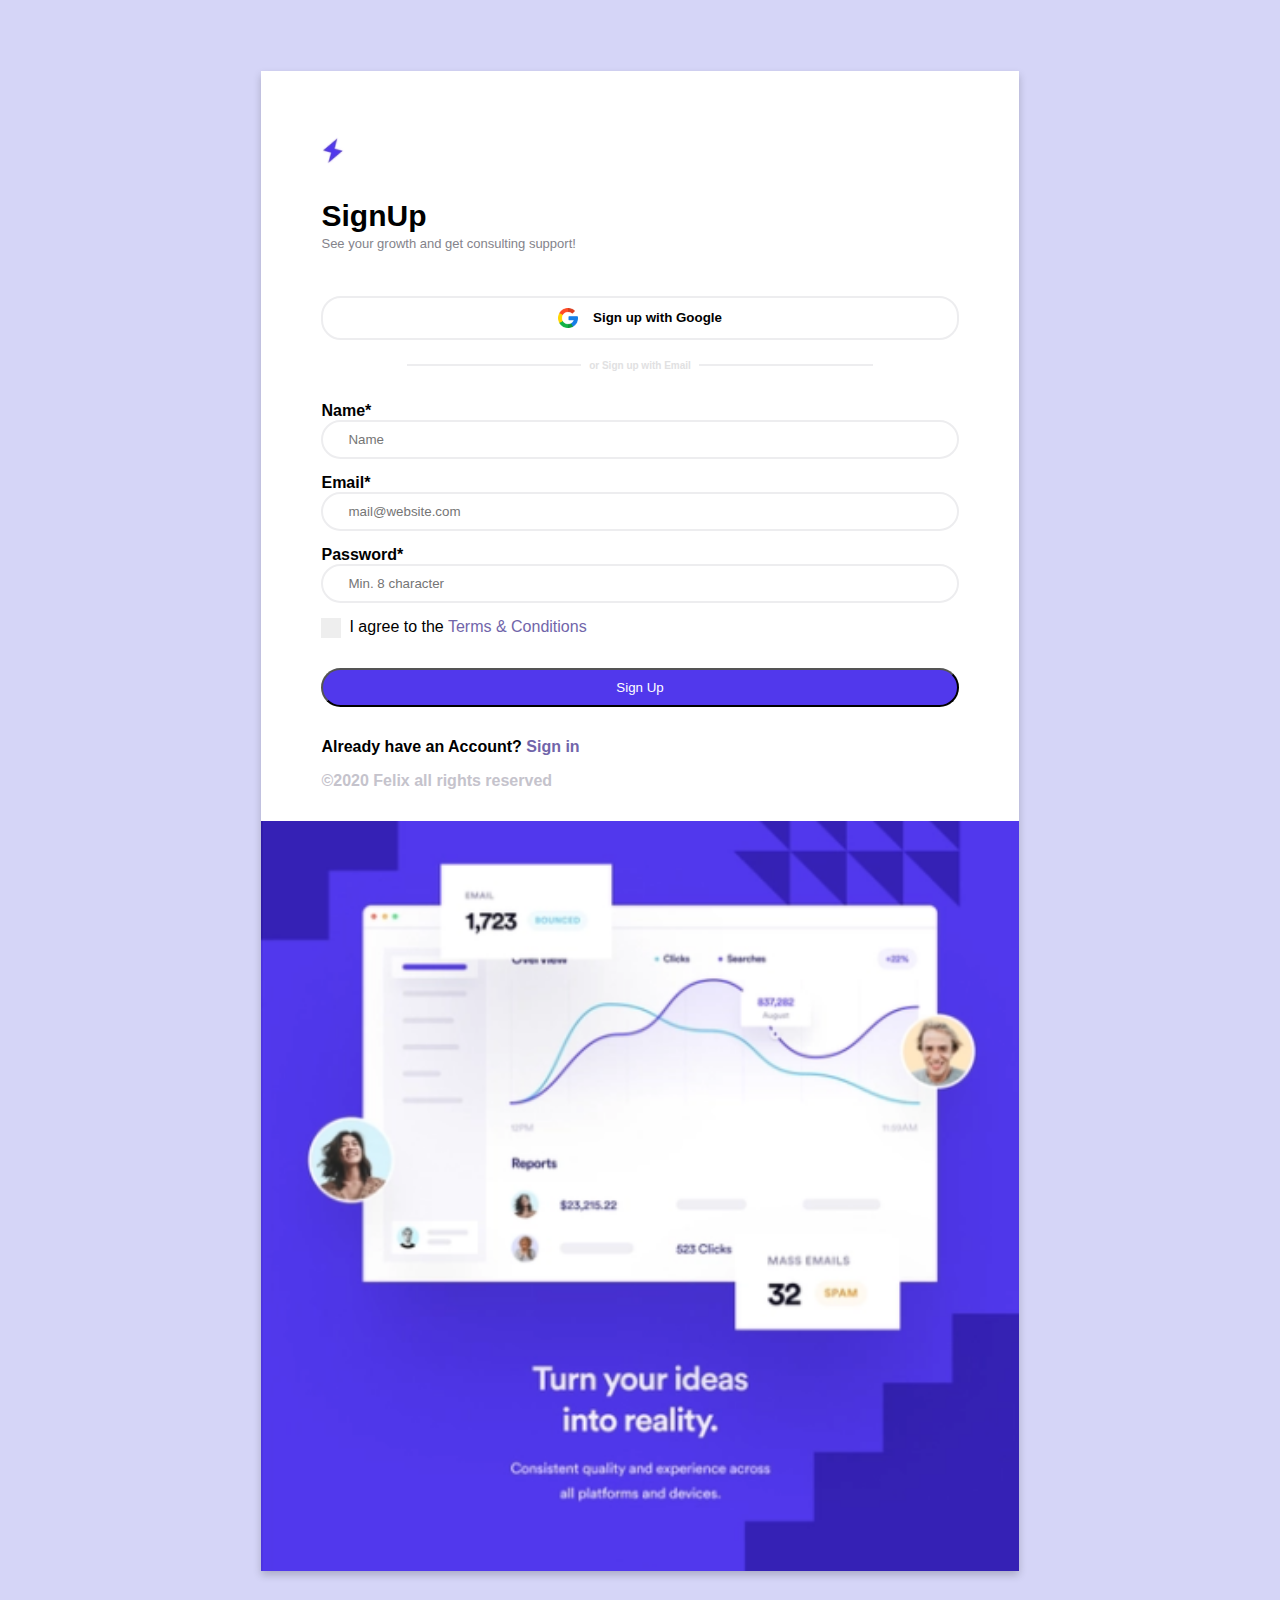
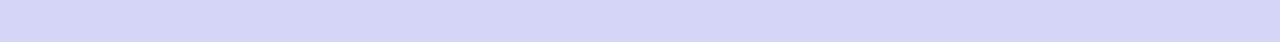
<file: index.html>
<!DOCTYPE html>
<html lang="en">
<head>
    <meta charset="UTF-8">
    <meta http-equiv="X-UA-Compatible" content="IE=edge">
    <meta name="viewport" content="width=device-width, initial-scale=1.0">
    <title>Sign Up</title>
    <link rel="preconnect" href="https://fonts.googleapis.com">
<link rel="preconnect" href="https://fonts.gstatic.com" crossorigin>
<link href="https://fonts.googleapis.com/css2?family=Roboto:wght@100&family=Ubuntu:wght@300&display=swap" rel="stylesheet">
    <link rel="stylesheet" href="signup-style.css">
</head>
<body>
    <div class="container">
        <div class="card">
            <!-- SignUp Box -->
            <div class="information">
                <!-- logo and title -->
                <div>
                    <!-- logo -->
                    <div class="logo">
                        <img src="logo.png" alt="">
                    </div>

                    <!-- title -->
                    <div>
                        <p class="title">SignUp</p>
                        <p class="sub-title">See your growth and get consulting support!</p>
                    </div>
                </div>

                <!-- signup with google & or option -->
                <div>
                    <!-- signup with google button -->
                    <button class="google-login-button"><img class="google-logo" src="google.png" alt="Google"> Sign up with Google</button>

                    <!-- or with email -->
                    <div class="break-line"><span class="horizontal-line"></span><span class="break-line-text">or Sign up with Email</span><span class="horizontal-line"></span></div>
                </div>

                <!-- all labels, input box & checkbox -->
                <div class="all-input">
                    <!-- Name -->
                    <div class="name-input">
                        <label class="label-font" for="name">Name*</label>
                        <input class="input-box" id="name" name="name" placeholder="Name" required minlength="2" maxlength="20" required />
                    </div>
                    
                    <!-- Email -->
                    <div class="email-input">
                        <label class="label-font" for="email">Email*</label>
                        <input class="input-box" id="email" name="email" type="email" placeholder="mail@website.com" required />
                    </div>
                    
                    <!-- Password -->
                    <div class="password-input">
                        <label class="label-font" for="password">Password*</label> 
                        <input class="input-box" id="password" name="password" type="password" placeholder="Min. 8 character" required />
                    </div>
                    
                    <!-- Check box -->
                    <div>
                        <label class="digital-signature">I agree to the <a href="terms-conditions.html" target="_blank">Terms & Conditions</a>
                            <input type="checkbox" required>
                            <span class="checkmark"></span>
                        </label>
                    </div>
                </div>
                

                <!-- Sign Up Button -->
                <button class="signup-button">Sign Up</button>

                <div class="link-copyright">
                    <!-- hyperlink for Login page -->
                    <p class="link">Already have an Account? <a href="login.html">Sign in</a></p>

                    <!-- copyright -->
                    <p style="color: #c5c3cc;">©2020 Felix all rights reserved</p>
                </div>
            </div>
            <!-- Image Slider Box -->
            <div id="slide-box" class="first-slide">
            </div>
        </div>
    </div>
    <script src="script.js"></script>
</body>
</html>
</file>
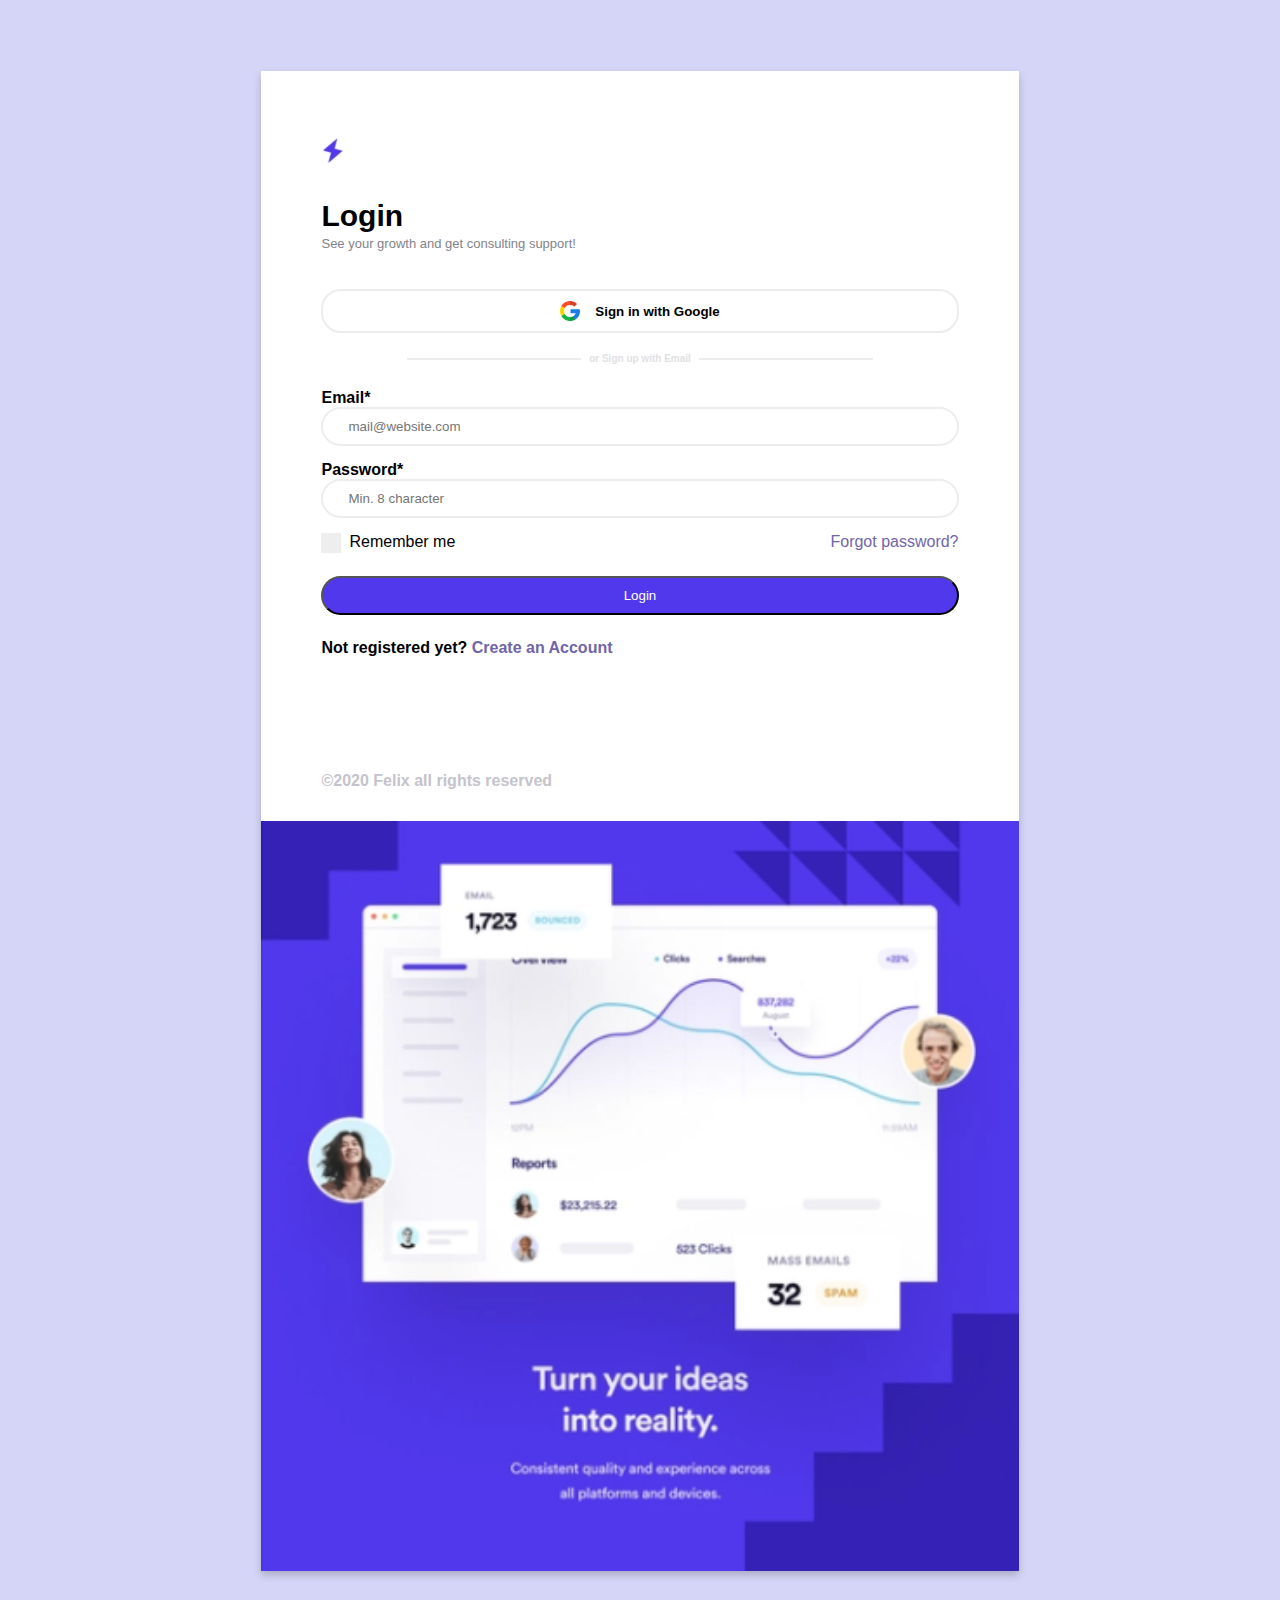
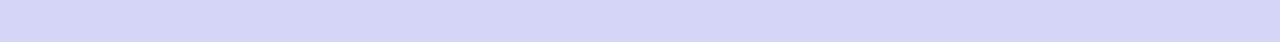
<file: login.html>
<!DOCTYPE html>
<html lang="en">
<head>
    <meta charset="UTF-8">
    <meta http-equiv="X-UA-Compatible" content="IE=edge">
    <meta name="viewport" content="width=device-width, initial-scale=1.0">
    <title>Log In</title>
    <link rel="preconnect" href="https://fonts.googleapis.com">
<link rel="preconnect" href="https://fonts.gstatic.com" crossorigin>
<link href="https://fonts.googleapis.com/css2?family=Roboto:wght@100&family=Ubuntu:wght@300&display=swap" rel="stylesheet">
    <link rel="stylesheet" href="login-style.css">
</head>
<body>
    <div class="container">
        <div class="card">
            <!-- LogIn Box -->
            <div class="information">

                <!-- logo and title -->
                <div>
                    <!-- logo -->
                    <div class="logo">
                        <img src="logo.png" alt="">
                    </div>

                    <!-- title -->
                    <div>
                        <p class="title">Login</p>
                        <p class="sub-title">See your growth and get consulting support!</p>
                    </div>
                </div>

                <!-- signin with google & or option -->
                <div>
                    <!-- signup with google button -->
                    <button class="google-login-button"><img class="google-logo" src="google.png" alt="Google"> Sign in with Google</button>

                    <!-- or with email -->
                    <div class="break-line"><span class="horizontal-line"></span><span class="break-line-text">or Sign up with Email</span><span class="horizontal-line"></span></div>
                </div>

                <!-- all labels, input box & checkbox -->
                <div class="all-input">
                    <!-- Email -->
                    <div class="email-input">
                        <label class="label-font" for="email">Email*</label>
                        <input class="input-box" id="email" name="email" type="email" placeholder="mail@website.com" required />
                    </div>
                    
                    <!-- Password -->
                    <div class="password-input">
                        <label class="label-font" for="password">Password*</label> 
                        <input class="input-box" id="password" name="password" type="password" placeholder="Min. 8 character" required />
                    </div>
                    
                    <!-- Check box -->
                    <div class="checkbox-forgot">
                        <label class="digital-signature">Remember me
                            <input type="checkbox">
                            <span class="checkmark"></span>
                        </label>
                        <a href="">Forgot password?</a>
                    </div>
                </div>
                

                <!-- Log In Button -->
                <button class="login-button">Login</button>

                <div class="link">
                    <!-- hyperlink for Login page -->
                    <p class="link">Not registered yet? <a href="index.html">Create an Account</a></p>
                </div>
                <div class="copyright">
                    <!-- copyright -->
                    <p style="color: #c5c3cc;">©2020 Felix all rights reserved</p>
                </div>

            </div>
            <!-- Image Slider Box -->
            <div id="slide-box" class="first-slide">
            </div>
        </div>
    </div>
    <script src="script.js"></script>
</body>
</html>
</file>
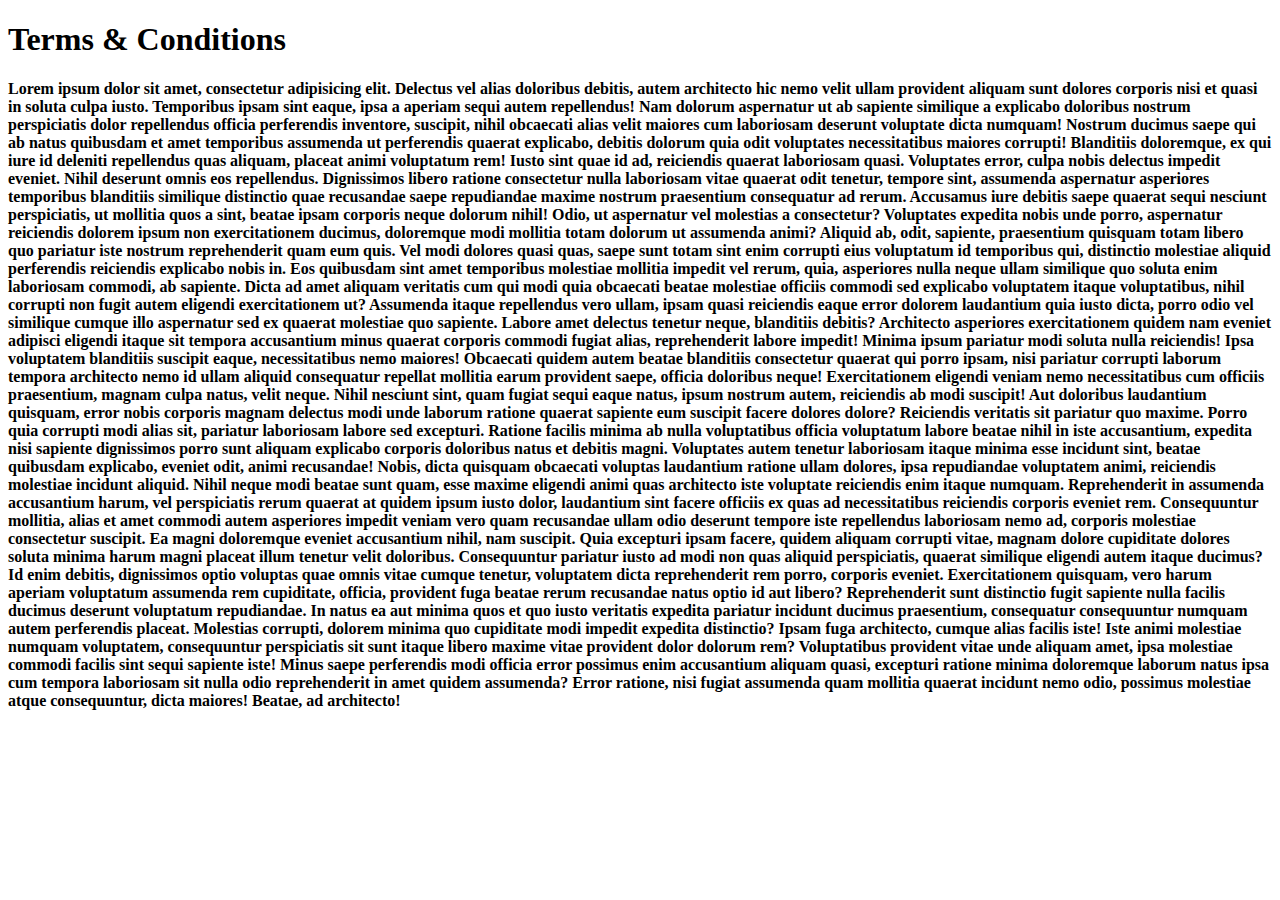
<file: terms-conditions.html>
<!DOCTYPE html>
<html lang="en">
<head>
    <meta charset="UTF-8">
    <meta http-equiv="X-UA-Compatible" content="IE=edge">
    <meta name="viewport" content="width=device-width, initial-scale=1.0">
    <title>Terms & Conditions</title>
</head>
<body>
    <h1>Terms & Conditions</h1>
    <h4>Lorem ipsum dolor sit amet, consectetur adipisicing elit. Delectus vel alias doloribus debitis, autem architecto hic nemo velit ullam provident aliquam sunt dolores corporis nisi et quasi in soluta culpa iusto. Temporibus ipsam sint eaque, ipsa a aperiam sequi autem repellendus! Nam dolorum aspernatur ut ab sapiente similique a explicabo doloribus nostrum perspiciatis dolor repellendus officia perferendis inventore, suscipit, nihil obcaecati alias velit maiores cum laboriosam deserunt voluptate dicta numquam! Nostrum ducimus saepe qui ab natus quibusdam et amet temporibus assumenda ut perferendis quaerat explicabo, debitis dolorum quia odit voluptates necessitatibus maiores corrupti! Blanditiis doloremque, ex qui iure id deleniti repellendus quas aliquam, placeat animi voluptatum rem! Iusto sint quae id ad, reiciendis quaerat laboriosam quasi. Voluptates error, culpa nobis delectus impedit eveniet. Nihil deserunt omnis eos repellendus. Dignissimos libero ratione consectetur nulla laboriosam vitae quaerat odit tenetur, tempore sint, assumenda aspernatur asperiores temporibus blanditiis similique distinctio quae recusandae saepe repudiandae maxime nostrum praesentium consequatur ad rerum. Accusamus iure debitis saepe quaerat sequi nesciunt perspiciatis, ut mollitia quos a sint, beatae ipsam corporis neque dolorum nihil! Odio, ut aspernatur vel molestias a consectetur? Voluptates expedita nobis unde porro, aspernatur reiciendis dolorem ipsum non exercitationem ducimus, doloremque modi mollitia totam dolorum ut assumenda animi? Aliquid ab, odit, sapiente, praesentium quisquam totam libero quo pariatur iste nostrum reprehenderit quam eum quis. Vel modi dolores quasi quas, saepe sunt totam sint enim corrupti eius voluptatum id temporibus qui, distinctio molestiae aliquid perferendis reiciendis explicabo nobis in. Eos quibusdam sint amet temporibus molestiae mollitia impedit vel rerum, quia, asperiores nulla neque ullam similique quo soluta enim laboriosam commodi, ab sapiente. Dicta ad amet aliquam veritatis cum qui modi quia obcaecati beatae molestiae officiis commodi sed explicabo voluptatem itaque voluptatibus, nihil corrupti non fugit autem eligendi exercitationem ut? Assumenda itaque repellendus vero ullam, ipsam quasi reiciendis eaque error dolorem laudantium quia iusto dicta, porro odio vel similique cumque illo aspernatur sed ex quaerat molestiae quo sapiente. Labore amet delectus tenetur neque, blanditiis debitis? Architecto asperiores exercitationem quidem nam eveniet adipisci eligendi itaque sit tempora accusantium minus quaerat corporis commodi fugiat alias, reprehenderit labore impedit! Minima ipsum pariatur modi soluta nulla reiciendis! Ipsa voluptatem blanditiis suscipit eaque, necessitatibus nemo maiores! Obcaecati quidem autem beatae blanditiis consectetur quaerat qui porro ipsam, nisi pariatur corrupti laborum tempora architecto nemo id ullam aliquid consequatur repellat mollitia earum provident saepe, officia doloribus neque! Exercitationem eligendi veniam nemo necessitatibus cum officiis praesentium, magnam culpa natus, velit neque. Nihil nesciunt sint, quam fugiat sequi eaque natus, ipsum nostrum autem, reiciendis ab modi suscipit! Aut doloribus laudantium quisquam, error nobis corporis magnam delectus modi unde laborum ratione quaerat sapiente eum suscipit facere dolores dolore? Reiciendis veritatis sit pariatur quo maxime. Porro quia corrupti modi alias sit, pariatur laboriosam labore sed excepturi. Ratione facilis minima ab nulla voluptatibus officia voluptatum labore beatae nihil in iste accusantium, expedita nisi sapiente dignissimos porro sunt aliquam explicabo corporis doloribus natus et debitis magni. Voluptates autem tenetur laboriosam itaque minima esse incidunt sint, beatae quibusdam explicabo, eveniet odit, animi recusandae! Nobis, dicta quisquam obcaecati voluptas laudantium ratione ullam dolores, ipsa repudiandae voluptatem animi, reiciendis molestiae incidunt aliquid. Nihil neque modi beatae sunt quam, esse maxime eligendi animi quas architecto iste voluptate reiciendis enim itaque numquam. Reprehenderit in assumenda accusantium harum, vel perspiciatis rerum quaerat at quidem ipsum iusto dolor, laudantium sint facere officiis ex quas ad necessitatibus reiciendis corporis eveniet rem. Consequuntur mollitia, alias et amet commodi autem asperiores impedit veniam vero quam recusandae ullam odio deserunt tempore iste repellendus laboriosam nemo ad, corporis molestiae consectetur suscipit. Ea magni doloremque eveniet accusantium nihil, nam suscipit. Quia excepturi ipsam facere, quidem aliquam corrupti vitae, magnam dolore cupiditate dolores soluta minima harum magni placeat illum tenetur velit doloribus. Consequuntur pariatur iusto ad modi non quas aliquid perspiciatis, quaerat similique eligendi autem itaque ducimus? Id enim debitis, dignissimos optio voluptas quae omnis vitae cumque tenetur, voluptatem dicta reprehenderit rem porro, corporis eveniet. Exercitationem quisquam, vero harum aperiam voluptatum assumenda rem cupiditate, officia, provident fuga beatae rerum recusandae natus optio id aut libero? Reprehenderit sunt distinctio fugit sapiente nulla facilis ducimus deserunt voluptatum repudiandae. In natus ea aut minima quos et quo iusto veritatis expedita pariatur incidunt ducimus praesentium, consequatur consequuntur numquam autem perferendis placeat. Molestias corrupti, dolorem minima quo cupiditate modi impedit expedita distinctio? Ipsam fuga architecto, cumque alias facilis iste! Iste animi molestiae numquam voluptatem, consequuntur perspiciatis sit sunt itaque libero maxime vitae provident dolor dolorum rem? Voluptatibus provident vitae unde aliquam amet, ipsa molestiae commodi facilis sint sequi sapiente iste! Minus saepe perferendis modi officia error possimus enim accusantium aliquam quasi, excepturi ratione minima doloremque laborum natus ipsa cum tempora laboriosam sit nulla odio reprehenderit in amet quidem assumenda? Error ratione, nisi fugiat assumenda quam mollitia quaerat incidunt nemo odio, possimus molestiae atque consequuntur, dicta maiores! Beatae, ad architecto!</h4>
</body>
</html>
</file>
<file: signup-style.css>
body{
    background-color: #d5d5f7;
    font-family: sans-serif;
}
a{
    color: #7165aa; 
    text-decoration: none;
}
.container{
    padding: 5% 20% 5% 20%;
    height: 720px;
}

.card{
    display: flex;
    height: 100%;
    box-shadow: 0 4px 8px 0 rgba(0, 0, 0, 0.2);
}

/* signup / login info box */
.information{
    display: flex;
    flex-direction: column;
    justify-content: space-between;
    padding: 2% 10% 2% 10%;
    width: 50%;
    background-color: white;
}

/* Logo */
.logo{
    margin: 8% 0% 0% 0%;
}
/* titles */
.title{
    font-family: sans-serif;
    font-size: 30px;
    font-weight: bold;
    margin-bottom: -10px;
}
.sub-title{
    font-size: small;
    color: #84838b;
}

/* break line */
.break-line{
    text-align: center;
    display: flex;
    place-items: center;
    justify-content: center;
    padding-top: 20px;
}
.break-line-text{
    color: #e1e1e2;
    font-size: x-small;
    font-weight: bold;
    padding-left: 8px;
    padding-right: 8px;
}
.horizontal-line{
    border: 1px solid #ededef;
    width: 27%;
}

/* google login button */
.google-login-button{
    cursor: pointer;
    border: 2px solid #ededef;
    background-color: transparent;
    border-radius: 20px;
    width: 100%;
    padding: 10px;
    font-weight: bold;
    display: flex;
    align-items: center;
    justify-content: center;
}
.google-logo{
    padding-right: 15px;
    width: 20px;
    height: 20px;
}

/* label font */
.label-font{
    font-weight: bold;
}

/* all input boxes */
.input-box{
    display: flex;
    padding: 10px 10px 10px 25px;
    color: #acabb6;
    background-color: white;
    border-radius: 20px;
    border: 2px solid #ededef;
}
.name-input{
    padding-bottom: 15px;
    display: flex;
    flex-direction: column;
}
.email-input{
    padding-bottom: 15px;
    display: flex;
    flex-direction: column;
}
.password-input{
    padding-bottom: 15px;
    display: flex;
    flex-direction: column;
}

/* digital signature */
.digital-signature {
    position: relative;
    padding-left: 28px;
}
/* hide default checkbox */
.digital-signature input {
height: 0;
width: 0;
}
/* new checkbox */
.checkmark {
position: absolute;
top: 0;
left: 0;
height: 20px;
width: 20px;
background-color: #eee;
}
/* checkbox color change if checked */
.digital-signature input:checked ~ .checkmark {
background-color: #5338de;
}
/* hide if not checked */
.checkmark:after {
content: "";
position: absolute;
display: none;
}
/* display checkbox */
.digital-signature input:checked ~ .checkmark:after {
display: block;
}
/* checkbox style */
.digital-signature .checkmark:after {
left: 6px;
top: 2px;
width: 5px;
height: 10px;
border: solid white;
border-width: 0 3px 3px 0;
-webkit-transform: rotate(45deg);
-ms-transform: rotate(45deg);
transform: rotate(45deg);
}

/* signup button */
.signup-button{
    color: white;
    background-color: #5138ec;
    border-radius: 20px;
    width: 100%;
    padding: 10px;
}

/* hyperlink and copyright */
.link-copyright{
    font-weight: bold;
}
.link{
    margin: 0;
}

/* images */
.first-slide{
    padding: 2% 10% 2% 10%;
    width: 50%;
    background-image: url('signup.png');
    background-repeat: no-repeat;
    background-size: cover;
    background-position-y: center;
    background-position-x: center;
}
.second-slide{
    padding: 2% 10% 2% 10%;
    width: 50%;
    background-image: url('login.png');
    background-repeat: no-repeat;
    background-size: cover;
    background-position-y: center;
    background-position-x: center;
}

/* meida querry for responsive design */
@media screen and (max-width: 1630px) {
    .container{
        padding: 5% 20% 5% 20%;
        height: 680px;
    }
    /* signup / login info box */
    .information{
        display: flex;
        flex-direction: column;
        justify-content: space-between;
        padding: 2% 8% 2% 8%;
        width: 50%;
        background-color: white;
    }
    /* images */
    .first-slide{
        padding: 2% 8% 2% 8%;
        width: 50%;
        background-image: url('signup.png');
        background-repeat: no-repeat;
        background-size: cover;
        background-position-y: center;
        background-position-x: center;
    }
    .second-slide{
        padding: 2% 8% 2% 8%;
        width: 50%;
        background-image: url('login.png');
        background-repeat: no-repeat;
        background-size: cover;
        background-position-y: center;
        background-position-x: center;
    }
}
@media screen and (max-width: 1475px) {
    .container{
        padding: 5% 20% 5% 20%;
        height: 680px;
    }
    /* signup / login info box */
    .information{
        display: flex;
        flex-direction: column;
        justify-content: space-between;
        padding: 2% 6% 2% 6%;
        width: 50%;
        background-color: white;
    }
    /* images */
    .first-slide{
        padding: 2% 6% 2% 6%;
        width: 50%;
        background-image: url('signup.png');
        background-repeat: no-repeat;
        background-size: cover;
        background-position-y: center;
        background-position-x: center;
    }
    .second-slide{
        padding: 2% 6% 2% 6%;
        width: 50%;
        background-image: url('login.png');
        background-repeat: no-repeat;
        background-size: cover;
        background-position-y: center;
        background-position-x: center;
    }
}
@media screen and (max-width: 1290px) {
    .card{
        display: flex;
        flex-direction: column;
    }
    .container{
        padding: 5% 20% 5% 20%;
        height: 1500px;
    }
    /* signup / login info box */
    .information{
        display: flex;
        flex-direction: column;
        justify-content: space-between;
        padding: 2% 8% 2% 8%;
        width: 84%;
        height: 50%;
        background-color: white;
    }
    /* images */
    .first-slide{
        padding: 2% 8% 2% 8%;
        height: 100%;
        width: 84%;
        height: 50%;
        background-image: url('signup.png');
        background-repeat: no-repeat;
        background-size: cover;
        background-position-y: center;
        background-position-x: center;
    }
    .second-slide{
        padding: 2% 8% 2% 8%;
        height: 100%;
        width: 84%;
        height: 50%;
        background-image: url('login.png');
        background-repeat: no-repeat;
        background-size: cover;
        background-position-y: center;
        background-position-x: center;
    }
}
@media screen and (max-width: 800px) {
    .card{
        display: flex;
        flex-direction: column;
        align-content: center;
        width: 90%;
    }
    .container{
        padding: 5% 8% 5% 8%;
        height: 1600px;
    }
    /* signup & login info box */
    .information{
        display: flex;
        flex-direction: column;
        justify-content: space-between;
        padding: 2% 5% 2% 5%;
        width: 100%;
        height: 50%;
        background-color: white;
    }
    /* images */
    .first-slide{
        padding: 2% 5% 2% 5%;
        height: 100%;
        width: 100%;
        height: 50%;
        background-image: url('signup.png');
        background-repeat: no-repeat;
        background-size: cover;
        background-position-y: center;
        background-position-x: center;
    }
    .second-slide{
        padding: 2% 5% 2% 5%;
        height: 100%;
        width: 100%;
        height: 50%;
        background-image: url('login.png');
        background-repeat: no-repeat;
        background-size: cover;
        background-position-y: center;
        background-position-x: center;
    }
}
</file>
<file: login-style.css>
body{
    background-color: #d5d5f7;
    font-family: sans-serif;
}
a{
    color: #7165aa; 
    text-decoration: none;
}
.container{
    padding: 5% 20% 5% 20%;
    height: 720px;
}
.card{
    display: flex;
    height: 100%;
    box-shadow: 0 4px 8px 0 rgba(0, 0, 0, 0.2);
}

/* signup / login info box */
.information{
    display: flex;
    flex-direction: column;
    justify-content: space-between;
    padding: 2% 10% 2% 10%;
    width: 50%;
    background-color: white;
}

/* Logo */
.logo{
    margin: 8% 0% 0% 0%;
}
/* titles */
.title{
    font-family: sans-serif;
    font-size: 30px;
    font-weight: bold;
    margin-bottom: -10px;
}
.sub-title{
    font-size: small;
    color: #84838b;
}

/* break line */
.break-line{
    text-align: center;
    display: flex;
    place-items: center;
    justify-content: center;
    padding-top: 20px;
}
.break-line-text{
    color: #e1e1e2;
    font-size: x-small;
    font-weight: bold;
    padding-left: 8px;
    padding-right: 8px;
}
.horizontal-line{
    border: 1px solid #ededef;
    width: 27%;
}

/* google login button */
.google-login-button{
    cursor: pointer;
    border: 2px solid #ededef;
    background-color: transparent;
    border-radius: 20px;
    width: 100%;
    padding: 10px;
    font-weight: bold;
    display: flex;
    align-items: center;
    justify-content: center;
}
.google-logo{
    padding-right: 15px;
    width: 20px;
    height: 20px;
}

/* label font */
.label-font{
    font-weight: bold;
}

/* all input boxes */
.input-box{
    padding: 10px 10px 10px 25px;
    display: flex;
    color: #acabb6;
    background-color: white;
    border-radius: 20px;
    border: 2px solid #ededef;
}
.email-input{
    padding-bottom: 15px;
    display: flex;
    flex-direction: column;
}
.password-input{
    padding-bottom: 15px;
    display: flex;
    flex-direction: column;
}

/* digital signature */
.digital-signature {
    position: relative;
    padding-left: 28px;
}
/* hide default checkbox */
.digital-signature input {
height: 0;
width: 0;
}
/* new checkbox */
.checkbox-forgot{
    display: flex;
    justify-content: space-between;
}
.checkmark {
position: absolute;
top: 0;
left: 0;
height: 20px;
width: 20px;
background-color: #eee;
}
/* checkbox color change if checked */
.digital-signature input:checked ~ .checkmark {
background-color: #5338de;
}
/* hide if not checked */
.checkmark:after {
content: "";
position: absolute;
display: none;
}
/* display checkbox */
.digital-signature input:checked ~ .checkmark:after {
display: block;
}
/* checkbox style */
.digital-signature .checkmark:after {
left: 6px;
top: 2px;
width: 5px;
height: 10px;
border: solid white;
border-width: 0 3px 3px 0;
-webkit-transform: rotate(45deg);
-ms-transform: rotate(45deg);
transform: rotate(45deg);
}

/* signup button */
.login-button{
    color: white;
    background-color: #5138ec;
    border-radius: 20px;
    width: 100%;
    padding: 10px;
}

/* hyperlink */
.link{
    font-weight: bold;
    margin: 0;
}

/* copyright */
.copyright p{
    margin-top: 90px;
    font-weight: bold;
}

/* images */
.first-slide{
    padding: 2% 10% 2% 10%;
    width: 50%;
    background-image: url('signup.png');
    background-repeat: no-repeat;
    background-size: cover;
    background-position-y: center;
    background-position-x: center;
}
.second-slide{
    padding: 2% 10% 2% 10%;
    width: 50%;
    background-image: url('login.png');
    background-repeat: no-repeat;
    background-size: cover;
    background-position-y: center;
    background-position-x: center;
}

/* meida querry for responsive design */
@media screen and (max-width: 1630px) {
    .container{
        padding: 5% 20% 5% 20%;
        height: 680px;
    }
    /* signup / login info box */
    .information{
        display: flex;
        flex-direction: column;
        justify-content: space-between;
        padding: 2% 8% 2% 8%;
        width: 50%;
        background-color: white;
    }
    /* images */
    .first-slide{
        padding: 2% 8% 2% 8%;
        width: 50%;
        background-image: url('signup.png');
        background-repeat: no-repeat;
        background-size: cover;
        background-position-y: center;
        background-position-x: center;
    }
    .second-slide{
        padding: 2% 8% 2% 8%;
        width: 50%;
        background-image: url('login.png');
        background-repeat: no-repeat;
        background-size: cover;
        background-position-y: center;
        background-position-x: center;
    }
}
@media screen and (max-width: 1475px) {
    .container{
        padding: 5% 20% 5% 20%;
        height: 680px;
    }
    /* signup / login info box */
    .information{
        display: flex;
        flex-direction: column;
        justify-content: space-between;
        padding: 2% 6% 2% 6%;
        width: 50%;
        background-color: white;
    }
    /* images */
    .first-slide{
        padding: 2% 6% 2% 6%;
        width: 50%;
        background-image: url('signup.png');
        background-repeat: no-repeat;
        background-size: cover;
        background-position-y: center;
        background-position-x: center;
    }
    .second-slide{
        padding: 2% 6% 2% 6%;
        width: 50%;
        background-image: url('login.png');
        background-repeat: no-repeat;
        background-size: cover;
        background-position-y: center;
        background-position-x: center;
    }
}
@media screen and (max-width: 1290px) {
    .card{
        display: flex;
        flex-direction: column;
    }
    .container{
        padding: 5% 20% 5% 20%;
        height: 1500px;
    }
    /* signup / login info box */
    .information{
        display: flex;
        flex-direction: column;
        justify-content: space-between;
        padding: 2% 8% 2% 8%;
        width: 84%;
        height: 50%;
        background-color: white;
    }
    /* images */
    .first-slide{
        padding: 2% 8% 2% 8%;
        height: 100%;
        width: 84%;
        height: 50%;
        background-image: url('signup.png');
        background-repeat: no-repeat;
        background-size: cover;
        background-position-y: center;
        background-position-x: center;
    }
    .second-slide{
        padding: 2% 8% 2% 8%;
        height: 100%;
        width: 84%;
        height: 50%;
        background-image: url('login.png');
        background-repeat: no-repeat;
        background-size: cover;
        background-position-y: center;
        background-position-x: center;
    }
}
@media screen and (max-width: 800px) {
    .card{
        display: flex;
        flex-direction: column;
        align-content: center;
        width: 90%;
    }
    .container{
        padding: 5% 8% 5% 8%;
        height: 1600px;
    }
    /* signup & login info box */
    .information{
        display: flex;
        flex-direction: column;
        justify-content: space-between;
        padding: 2% 5% 2% 5%;
        width: 100%;
        height: 50%;
        background-color: white;
    }
    /* images */
    .first-slide{
        padding: 2% 5% 2% 5%;
        height: 100%;
        width: 100%;
        height: 50%;
        background-image: url('signup.png');
        background-repeat: no-repeat;
        background-size: cover;
        background-position-y: center;
        background-position-x: center;
    }
    .second-slide{
        padding: 2% 5% 2% 5%;
        height: 100%;
        width: 100%;
        height: 50%;
        background-image: url('login.png');
        background-repeat: no-repeat;
        background-size: cover;
        background-position-y: center;
        background-position-x: center;
    }
}
</file>
